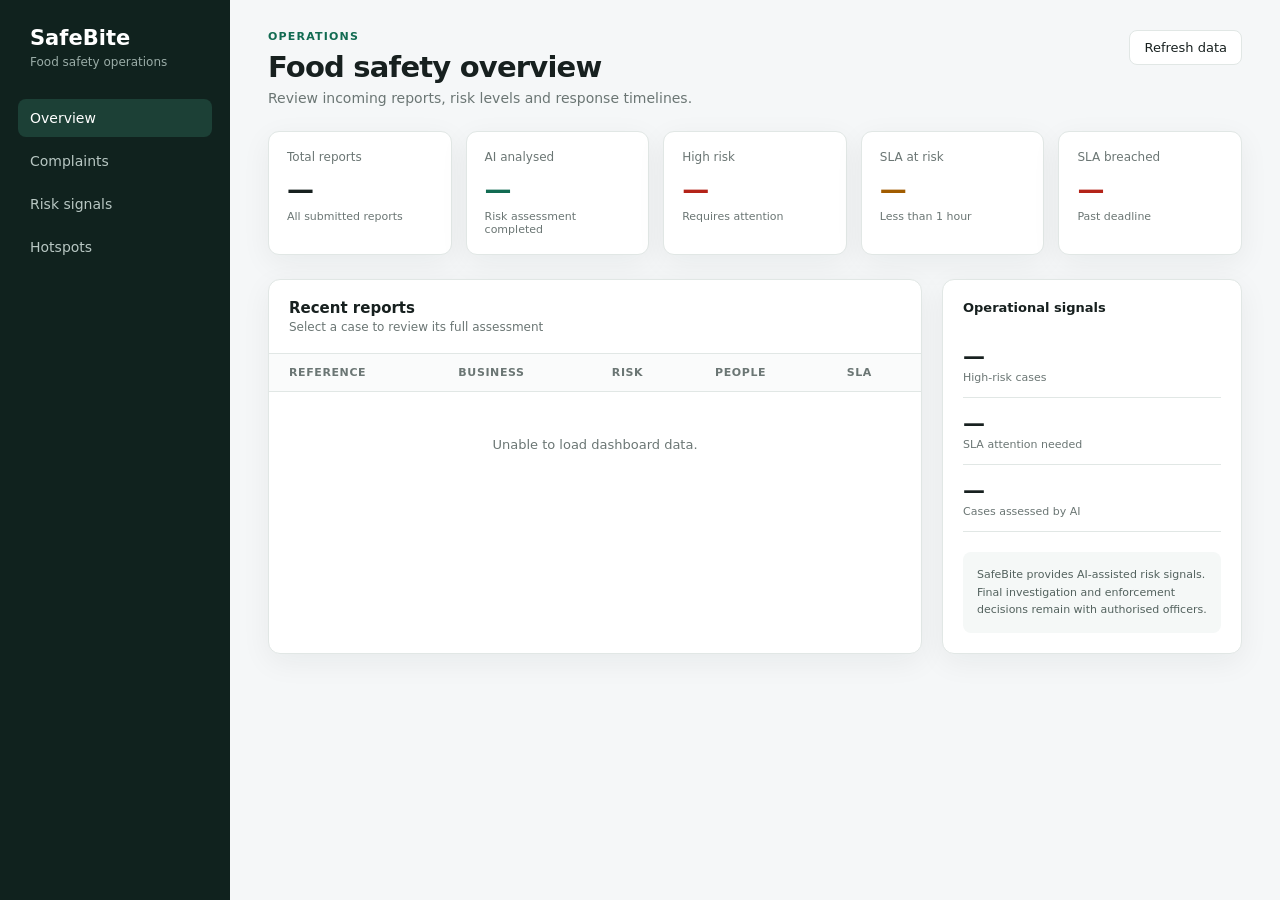
<file: SafeBite System/frontend/index.html>
<!DOCTYPE html>
<html lang="en">
<head>
    <meta charset="UTF-8">
    <meta name="viewport" content="width=device-width, initial-scale=1.0">
    <title>SafeBite | Operations</title>

    <style>
        * {
            box-sizing: border-box;
            margin: 0;
            padding: 0;
        }

        :root {
            --bg: #f5f7f8;
            --surface: #ffffff;
            --text: #17201f;
            --muted: #6b7674;
            --border: #e1e7e5;
            --green: #126b52;
            --green-dark: #0d4939;
            --green-soft: #e7f3ee;
            --red: #b42318;
            --red-soft: #fdeceb;
            --amber: #a15c00;
            --amber-soft: #fff3df;
            --blue: #175cd3;
            --blue-soft: #eaf2ff;
            --shadow: 0 8px 30px rgba(18, 34, 30, .06);
        }

        body {
            font-family: Inter, ui-sans-serif, system-ui, -apple-system,
                         BlinkMacSystemFont, "Segoe UI", sans-serif;
            background: var(--bg);
            color: var(--text);
            min-height: 100vh;
        }

        button {
            font: inherit;
        }

        .app {
            min-height: 100vh;
        }

        /* SIDEBAR */

        .sidebar {
            width: 230px;
            background: #10221e;
            color: white;
            padding: 26px 18px;
            position: fixed;
            inset: 0 auto 0 0;
            z-index: 10;
        }

        .brand {
            padding: 0 12px 30px;
        }

        .brand-name {
            font-size: 21px;
            font-weight: 750;
        }

        .brand-subtitle {
            color: #9aaca7;
            font-size: 12px;
            margin-top: 5px;
        }

        .nav {
            display: flex;
            flex-direction: column;
            gap: 5px;
        }

        .nav-item {
            padding: 11px 12px;
            border-radius: 8px;
            color: #b8c7c3;
            font-size: 14px;
            cursor: pointer;
        }

        .nav-item:hover,
        .nav-item.active {
            background: #1c4036;
            color: white;
        }

        /* MAIN */

        .main {
            margin-left: 230px;
            padding: 30px 38px;
        }

        .topbar {
            display: flex;
            justify-content: space-between;
            align-items: flex-start;
            gap: 20px;
            margin-bottom: 25px;
        }

        .eyebrow {
            color: var(--green);
            text-transform: uppercase;
            font-size: 11px;
            font-weight: 750;
            letter-spacing: 1.2px;
            margin-bottom: 7px;
        }

        h1 {
            font-size: 29px;
            letter-spacing: -.8px;
        }

        .subtitle {
            color: var(--muted);
            font-size: 14px;
            margin-top: 6px;
        }

        .actions {
            display: flex;
            gap: 9px;
        }

        .button {
            border: 1px solid var(--border);
            background: white;
            padding: 9px 14px;
            border-radius: 8px;
            cursor: pointer;
            color: var(--text);
            font-size: 13px;
        }

        .button:hover {
            border-color: #b7c5c1;
        }

        .button-primary {
            background: var(--green);
            color: white;
            border-color: var(--green);
        }

        .button-primary:hover {
            background: var(--green-dark);
        }

        /* DASHBOARD */

        #dashboardView {
            display: block;
        }

        .metrics {
            display: grid;
            grid-template-columns: repeat(5, 1fr);
            gap: 14px;
            margin-bottom: 24px;
        }

        .metric {
            background: var(--surface);
            border: 1px solid var(--border);
            border-radius: 11px;
            padding: 18px;
            box-shadow: var(--shadow);
        }

        .metric-label {
            color: var(--muted);
            font-size: 12px;
            margin-bottom: 10px;
        }

        .metric-value {
            font-size: 27px;
            font-weight: 720;
        }

        .metric-note {
            color: var(--muted);
            font-size: 11px;
            margin-top: 5px;
        }

        .danger {
            color: var(--red);
        }

        .warning {
            color: var(--amber);
        }

        .success {
            color: var(--green);
        }

        .content-grid {
            display: grid;
            grid-template-columns: minmax(0, 1fr) 300px;
            gap: 20px;
        }

        .panel {
            background: white;
            border: 1px solid var(--border);
            border-radius: 12px;
            box-shadow: var(--shadow);
        }

        .panel-header {
            display: flex;
            justify-content: space-between;
            align-items: center;
            padding: 19px 20px;
            border-bottom: 1px solid var(--border);
        }

        .panel-title {
            font-size: 15px;
            font-weight: 700;
        }

        .panel-caption {
            font-size: 12px;
            color: var(--muted);
            margin-top: 3px;
        }

        .table-wrap {
            overflow-x: auto;
        }

        table {
            width: 100%;
            border-collapse: collapse;
        }

        th {
            text-align: left;
            padding: 12px 20px;
            font-size: 11px;
            text-transform: uppercase;
            letter-spacing: .6px;
            color: var(--muted);
            background: #fafbfb;
        }

        td {
            padding: 15px 20px;
            border-top: 1px solid var(--border);
            font-size: 13px;
        }

        tbody tr {
            cursor: pointer;
            transition: background .15s;
        }

        tbody tr:hover {
            background: #f8faf9;
        }

        .case-id {
            color: var(--green);
            font-weight: 700;
        }

        .business {
            font-weight: 650;
        }

        .small {
            display: block;
            color: var(--muted);
            font-size: 11px;
            margin-top: 3px;
        }

        .badge {
            display: inline-flex;
            padding: 5px 8px;
            border-radius: 6px;
            font-size: 10px;
            font-weight: 750;
            letter-spacing: .4px;
        }

        .badge-high,
        .badge-breach {
            color: var(--red);
            background: var(--red-soft);
        }

        .badge-medium,
        .badge-risk {
            color: var(--amber);
            background: var(--amber-soft);
        }

        .badge-normal,
        .badge-track {
            color: var(--green);
            background: var(--green-soft);
        }

        .empty {
            padding: 45px 20px;
            text-align: center;
            color: var(--muted);
        }

        .side-section {
            padding: 20px;
        }

        .side-title {
            font-size: 13px;
            font-weight: 700;
            margin-bottom: 16px;
        }

        .signal {
            padding: 13px 0;
            border-bottom: 1px solid var(--border);
        }

        .signal-number {
            font-size: 22px;
            font-weight: 720;
        }

        .signal-label {
            color: var(--muted);
            font-size: 11px;
            margin-top: 2px;
        }

        .system-note {
            margin-top: 20px;
            padding: 14px;
            background: #f5f8f7;
            border-radius: 8px;
            color: #53625e;
            font-size: 11px;
            line-height: 1.6;
        }

        /* CASE DETAIL */

        #caseView {
            display: none;
        }

        .case-header {
            background: white;
            border: 1px solid var(--border);
            border-radius: 12px;
            padding: 22px;
            box-shadow: var(--shadow);
            margin-bottom: 18px;
        }

        .case-header-top {
            display: flex;
            justify-content: space-between;
            gap: 20px;
        }

        .case-reference {
            color: var(--green);
            font-size: 13px;
            font-weight: 750;
            margin-bottom: 7px;
        }

        .case-title {
            font-size: 24px;
            letter-spacing: -.5px;
        }

        .case-description {
            color: var(--muted);
            font-size: 14px;
            line-height: 1.65;
            margin-top: 10px;
            max-width: 850px;
        }

        .case-badges {
            display: flex;
            gap: 7px;
            flex-wrap: wrap;
        }

        .detail-grid {
            display: grid;
            grid-template-columns: 1fr 1fr;
            gap: 18px;
        }

        .detail-card {
            background: white;
            border: 1px solid var(--border);
            border-radius: 12px;
            box-shadow: var(--shadow);
            padding: 20px;
        }

        .detail-card.full {
            grid-column: 1 / -1;
        }

        .detail-title {
            font-size: 14px;
            font-weight: 750;
            margin-bottom: 17px;
        }

        .info-grid {
            display: grid;
            grid-template-columns: repeat(2, 1fr);
            gap: 16px;
        }

        .info-label {
            color: var(--muted);
            font-size: 11px;
            margin-bottom: 5px;
        }

        .info-value {
            font-size: 14px;
            font-weight: 600;
        }

        .risk-box {
            display: flex;
            gap: 20px;
            align-items: center;
        }

        .risk-score {
            width: 88px;
            height: 88px;
            border-radius: 50%;
            background: var(--green-soft);
            color: var(--green);
            display: flex;
            align-items: center;
            justify-content: center;
            flex-direction: column;
            flex-shrink: 0;
        }

        .risk-score strong {
            font-size: 25px;
        }

        .risk-score span {
            font-size: 9px;
            color: var(--muted);
        }

        .risk-explanation {
            color: var(--muted);
            font-size: 13px;
            line-height: 1.65;
        }

        .tag-list {
            display: flex;
            flex-wrap: wrap;
            gap: 7px;
        }

        .tag {
            background: #f0f3f2;
            color: #42504d;
            border-radius: 6px;
            padding: 7px 9px;
            font-size: 11px;
        }

        .sla-card {
            border-left: 4px solid var(--green);
            background: #f6faf8;
            padding: 15px 17px;
            border-radius: 7px;
        }

        .sla-card.at-risk {
            border-left-color: var(--amber);
            background: #fffaf1;
        }

        .sla-card.breached {
            border-left-color: var(--red);
            background: #fff6f5;
        }

        .sla-main {
            font-size: 20px;
            font-weight: 750;
        }

        .sla-sub {
            color: var(--muted);
            font-size: 12px;
            margin-top: 4px;
        }

        .loading {
            color: var(--muted);
            padding: 40px;
            text-align: center;
        }

        @media (max-width: 1100px) {
            .metrics {
                grid-template-columns: repeat(3, 1fr);
            }

            .content-grid {
                grid-template-columns: 1fr;
            }
        }

        @media (max-width: 760px) {
            .sidebar {
                position: static;
                width: 100%;
            }

            .main {
                margin-left: 0;
                padding: 22px 16px;
            }

            .metrics {
                grid-template-columns: repeat(2, 1fr);
            }

            .detail-grid {
                grid-template-columns: 1fr;
            }

            .detail-card.full {
                grid-column: auto;
            }

            .case-header-top {
                flex-direction: column;
            }
        }
    </style>
</head>

<body>

<div class="app">

    <aside class="sidebar">

        <div class="brand">
            <div class="brand-name">SafeBite</div>
            <div class="brand-subtitle">
                Food safety operations
            </div>
        </div>

        <nav class="nav">

            <div
                class="nav-item active"
                onclick="showDashboard()"
            >
                Overview
            </div>

            <div
                class="nav-item"
                onclick="showDashboard()"
            >
                Complaints
            </div>

            <div class="nav-item">
                Risk signals
            </div>

            <div class="nav-item">
                Hotspots
            </div>

        </nav>

    </aside>


    <main class="main">

        <!-- ================================================= -->
        <!-- DASHBOARD -->
        <!-- ================================================= -->

        <section id="dashboardView">

            <header class="topbar">

                <div>
                    <div class="eyebrow">
                        Operations
                    </div>

                    <h1>
                        Food safety overview
                    </h1>

                    <p class="subtitle">
                        Review incoming reports, risk levels and response timelines.
                    </p>
                </div>

                <div class="actions">

                    <button
                        class="button"
                        onclick="loadDashboard()"
                    >
                        Refresh data
                    </button>

                </div>

            </header>


            <section class="metrics">

                <div class="metric">
                    <div class="metric-label">Total reports</div>
                    <div
                        class="metric-value"
                        id="totalComplaints"
                    >—</div>
                    <div class="metric-note">
                        All submitted reports
                    </div>
                </div>

                <div class="metric">
                    <div class="metric-label">AI analysed</div>
                    <div
                        class="metric-value success"
                        id="aiAnalysed"
                    >—</div>
                    <div class="metric-note">
                        Risk assessment completed
                    </div>
                </div>

                <div class="metric">
                    <div class="metric-label">High risk</div>
                    <div
                        class="metric-value danger"
                        id="highRisk"
                    >—</div>
                    <div class="metric-note">
                        Requires attention
                    </div>
                </div>

                <div class="metric">
                    <div class="metric-label">SLA at risk</div>
                    <div
                        class="metric-value warning"
                        id="slaRisk"
                    >—</div>
                    <div class="metric-note">
                        Less than 1 hour
                    </div>
                </div>

                <div class="metric">
                    <div class="metric-label">SLA breached</div>
                    <div
                        class="metric-value danger"
                        id="slaBreached"
                    >—</div>
                    <div class="metric-note">
                        Past deadline
                    </div>
                </div>

            </section>


            <section class="content-grid">

                <div class="panel">

                    <div class="panel-header">

                        <div>
                            <div class="panel-title">
                                Recent reports
                            </div>

                            <div class="panel-caption">
                                Select a case to review its full assessment
                            </div>
                        </div>

                    </div>


                    <div class="table-wrap">

                        <table>

                            <thead>
                            <tr>
                                <th>Reference</th>
                                <th>Business</th>
                                <th>Risk</th>
                                <th>People</th>
                                <th>SLA</th>
                            </tr>
                            </thead>

                            <tbody id="casesTable">
                            <tr>
                                <td
                                    colspan="5"
                                    class="empty"
                                >
                                    Loading reports...
                                </td>
                            </tr>
                            </tbody>

                        </table>

                    </div>

                </div>


                <aside class="panel">

                    <div class="side-section">

                        <div class="side-title">
                            Operational signals
                        </div>

                        <div class="signal">
                            <div
                                class="signal-number"
                                id="signalHigh"
                            >—</div>

                            <div class="signal-label">
                                High-risk cases
                            </div>
                        </div>

                        <div class="signal">
                            <div
                                class="signal-number"
                                id="signalSla"
                            >—</div>

                            <div class="signal-label">
                                SLA attention needed
                            </div>
                        </div>

                        <div class="signal">
                            <div
                                class="signal-number"
                                id="signalAnalysed"
                            >—</div>

                            <div class="signal-label">
                                Cases assessed by AI
                            </div>
                        </div>

                        <div class="system-note">
                            SafeBite provides AI-assisted risk signals.
                            Final investigation and enforcement decisions
                            remain with authorised officers.
                        </div>

                    </div>

                </aside>

            </section>

        </section>


        <!-- ================================================= -->
        <!-- CASE DETAIL -->
        <!-- ================================================= -->

        <section id="caseView">

            <header class="topbar">

                <div>
                    <div class="eyebrow">
                        Case review
                    </div>

                    <h1>
                        Complaint assessment
                    </h1>

                    <p class="subtitle">
                        Review the report, AI-assisted assessment and response timeline.
                    </p>
                </div>

                <div class="actions">

                    <button
                        class="button"
                        onclick="showDashboard()"
                    >
                        ← Back to reports
                    </button>

                </div>

            </header>


            <div id="caseContent">

                <div class="loading">
                    Loading case...
                </div>

            </div>

        </section>

    </main>

</div>


<script>

const API_BASE = "http://127.0.0.1:8000";


/* =========================================================
   DASHBOARD
========================================================= */

async function loadDashboard() {

    try {

        const response = await fetch(
            `${API_BASE}/dashboard/summary`
        );

        if (!response.ok) {
            throw new Error("Dashboard request failed");
        }

        const data = await response.json();

        const dashboard = data.dashboard;

        document.getElementById(
            "totalComplaints"
        ).textContent =
            dashboard.total_complaints;

        document.getElementById(
            "aiAnalysed"
        ).textContent =
            dashboard.ai_analyzed;

        document.getElementById(
            "highRisk"
        ).textContent =
            dashboard.high_risk_cases;

        document.getElementById(
            "slaRisk"
        ).textContent =
            dashboard.sla_at_risk;

        document.getElementById(
            "slaBreached"
        ).textContent =
            dashboard.sla_breached;

        document.getElementById(
            "signalHigh"
        ).textContent =
            dashboard.high_risk_cases;

        document.getElementById(
            "signalSla"
        ).textContent =
            dashboard.sla_at_risk
            + dashboard.sla_breached;

        document.getElementById(
            "signalAnalysed"
        ).textContent =
            dashboard.ai_analyzed;

        renderCases(
            data.recent_cases
        );

    } catch (error) {

        console.error(error);

        document.getElementById(
            "casesTable"
        ).innerHTML = `
            <tr>
                <td
                    colspan="5"
                    class="empty"
                >
                    Unable to load dashboard data.
                </td>
            </tr>
        `;
    }
}


/* =========================================================
   CASE TABLE
========================================================= */

function renderCases(cases) {

    const table =
        document.getElementById(
            "casesTable"
        );

    if (!cases || !cases.length) {

        table.innerHTML = `
            <tr>
                <td
                    colspan="5"
                    class="empty"
                >
                    No reports have been submitted yet.
                </td>
            </tr>
        `;

        return;
    }


    table.innerHTML =
        cases.map(
            complaint => {

                let priorityClass =
                    "badge-normal";

                if (
                    complaint.priority === "HIGH" ||
                    complaint.priority === "URGENT"
                ) {
                    priorityClass =
                        "badge-high";

                } else if (
                    complaint.priority === "MEDIUM"
                ) {
                    priorityClass =
                        "badge-medium";
                }


                let slaClass =
                    "badge-track";

                if (
                    complaint.sla_status === "BREACHED"
                ) {
                    slaClass =
                        "badge-breach";

                } else if (
                    complaint.sla_status === "AT_RISK"
                ) {
                    slaClass =
                        "badge-risk";
                }


                const people =
                    complaint.people_affected ?? 0;


                const remaining =
                    complaint.remaining_hours !== null
                        ? `${complaint.remaining_hours}h`
                        : "—";


                return `
                    <tr
                        onclick="openCase(
                            '${escapeHtml(
                                complaint.complaint_number
                            )}'
                        )"
                    >

                        <td>

                            <span class="case-id">
                                ${escapeHtml(
                                    complaint.complaint_number
                                )}
                            </span>

                            <span class="small">
                                ${escapeHtml(
                                    complaint.status
                                    || "RECEIVED"
                                )}
                            </span>

                        </td>


                        <td>

                            <span class="business">
                                ${escapeHtml(
                                    complaint.business_name
                                    || "Not provided"
                                )}
                            </span>

                            <span class="small">
                                ${escapeHtml(
                                    complaint.food_product
                                    || "Food item not specified"
                                )}
                            </span>

                        </td>


                        <td>

                            <span
                                class="badge ${priorityClass}"
                            >
                                ${escapeHtml(
                                    complaint.priority
                                    || "NORMAL"
                                )}
                            </span>

                            <span class="small">
                                Risk score:
                                ${complaint.risk_score ?? "—"}
                            </span>

                        </td>


                        <td>

                            ${people}

                            <span class="small">
                                affected
                            </span>

                        </td>


                        <td>

                            <span
                                class="badge ${slaClass}"
                            >
                                ${escapeHtml(
                                    complaint.sla_status
                                    || "NOT SET"
                                )}
                            </span>

                            <span class="small">
                                ${remaining}
                                remaining
                            </span>

                        </td>

                    </tr>
                `;
            }
        ).join("");
}


/* =========================================================
   OPEN CASE
========================================================= */

async function openCase(reference) {

    document.getElementById(
        "dashboardView"
    ).style.display = "none";

    document.getElementById(
        "caseView"
    ).style.display = "block";


    document.getElementById(
        "caseContent"
    ).innerHTML = `
        <div class="loading">
            Loading ${escapeHtml(reference)}...
        </div>
    `;


    try {

        const response = await fetch(
            `${API_BASE}/complaints/${encodeURIComponent(reference)}`
        );


        if (!response.ok) {

            throw new Error(
                "Unable to retrieve complaint"
            );

        }


        const complaint =
            await response.json();


        renderCase(
            complaint
        );


    } catch (error) {

        console.error(error);

        document.getElementById(
            "caseContent"
        ).innerHTML = `
            <div class="panel">
                <div class="empty">
                    Unable to load this complaint.
                </div>
            </div>
        `;
    }
}


/* =========================================================
   CASE DETAIL UI
========================================================= */

function renderCase(complaint) {

    const riskScore =
        complaint.ai_risk_score ?? 0;


    const severity =
        complaint.ai_severity
        || "Not analysed";


    const priority =
        complaint.priority
        || "NORMAL";


    let priorityClass =
        "badge-normal";


    if (
        priority === "HIGH" ||
        priority === "URGENT"
    ) {
        priorityClass =
            "badge-high";

    } else if (
        priority === "MEDIUM"
    ) {
        priorityClass =
            "badge-medium";
    }


    let symptoms = [];

    let seriousSignals = [];


    try {

        symptoms =
            JSON.parse(
                complaint.ai_detected_symptoms
                || "[]"
            );

    } catch (_) {

        symptoms = [];
    }


    try {

        seriousSignals =
            JSON.parse(
                complaint.ai_serious_signals
                || "[]"
            );

    } catch (_) {

        seriousSignals = [];
    }


    const severityExplanation =
        buildRiskExplanation(
            complaint,
            symptoms,
            seriousSignals
        );


    const sla =
        buildSlaInfo(
            complaint
        );


    document.getElementById(
        "caseContent"
    ).innerHTML = `

        <div class="case-header">

            <div class="case-header-top">

                <div>

                    <div class="case-reference">
                        ${escapeHtml(
                            complaint.complaint_number
                        )}
                    </div>

                    <div class="case-title">
                        ${escapeHtml(
                            complaint.business_name
                            || "Unnamed business"
                        )}
                    </div>

                    <div class="case-description">
                        ${escapeHtml(
                            complaint.description
                            || "No description provided."
                        )}
                    </div>

                </div>


                <div class="case-badges">

                    <span
                        class="badge ${priorityClass}"
                    >
                        ${escapeHtml(priority)}
                    </span>

                    <span class="badge badge-normal">
                        ${escapeHtml(
                            complaint.status
                            || "RECEIVED"
                        )}
                    </span>

                </div>

            </div>

        </div>


        <div class="detail-grid">


            <div class="detail-card">

                <div class="detail-title">
                    Report details
                </div>

                <div class="info-grid">

                    <div>
                        <div class="info-label">
                            Food product
                        </div>

                        <div class="info-value">
                            ${escapeHtml(
                                complaint.food_product
                                || "Not provided"
                            )}
                        </div>
                    </div>


                    <div>
                        <div class="info-label">
                            People affected
                        </div>

                        <div class="info-value">
                            ${complaint.people_affected ?? 0}
                        </div>
                    </div>


                    <div>
                        <div class="info-label">
                            Order channel
                        </div>

                        <div class="info-value">
                            ${escapeHtml(
                                complaint.order_channel
                                || "Not provided"
                            )}
                        </div>
                    </div>


                    <div>
                        <div class="info-label">
                            Platform
                        </div>

                        <div class="info-value">
                            ${escapeHtml(
                                complaint.platform
                                || "Not provided"
                            )}
                        </div>
                    </div>


                    <div>
                        <div class="info-label">
                            Order date
                        </div>

                        <div class="info-value">
                            ${escapeHtml(
                                complaint.order_date
                                || "Not provided"
                            )}
                        </div>
                    </div>


                    <div>
                        <div class="info-label">
                            Reported symptoms
                        </div>

                        <div class="info-value">
                            ${escapeHtml(
                                complaint.reported_symptoms
                                || "Not provided"
                            )}
                        </div>
                    </div>

                </div>

            </div>


            <div class="detail-card">

                <div class="detail-title">
                    AI-assisted risk assessment
                </div>

                <div class="risk-box">

                    <div class="risk-score">

                        <strong>
                            ${riskScore}
                        </strong>

                        <span>
                            RISK SCORE
                        </span>

                    </div>


                    <div class="risk-explanation">

                        <strong>
                            ${escapeHtml(severity)}
                        </strong>

                        <br><br>

                        ${severityExplanation}

                    </div>

                </div>

            </div>


            <div class="detail-card">

                <div class="detail-title">
                    Detected symptoms
                </div>

                <div class="tag-list">

                    ${
                        symptoms.length
                        ? symptoms.map(
                            item =>
                                `<span class="tag">
                                    ${escapeHtml(item)}
                                </span>`
                        ).join("")
                        : `<span class="small">
                            No symptoms detected
                           </span>`
                    }

                </div>

            </div>


            <div class="detail-card">

                <div class="detail-title">
                    Serious signals
                </div>

                <div class="tag-list">

                    ${
                        seriousSignals.length
                        ? seriousSignals.map(
                            item =>
                                `<span class="tag">
                                    ${escapeHtml(item)}
                                </span>`
                        ).join("")
                        : `<span class="small">
                            No serious signals detected
                           </span>`
                    }

                </div>

            </div>


            <div class="detail-card full">

                <div class="detail-title">
                    Response timeline
                </div>

                ${sla}

            </div>


            <div class="detail-card full">

                <div class="detail-title">
                    AI assessment note
                </div>

                <div class="system-note">
                    ${escapeHtml(
                        complaint.ai_analysis_type
                        || "AI-assisted risk assessment"
                    )}
                    <br><br>
                    This assessment is intended to support
                    authorised personnel during case review.
                    It should not replace investigation,
                    evidence collection or official
                    enforcement decisions.
                </div>

            </div>

        </div>
    `;
}


/* =========================================================
   SLA
========================================================= */

function buildSlaInfo(complaint) {

    if (!complaint.sla_deadline) {

        return `
            <div class="sla-card">
                <div class="sla-main">
                    SLA not assigned
                </div>

                <div class="sla-sub">
                    This complaint has not been analysed yet.
                </div>
            </div>
        `;
    }


    const deadline =
        new Date(
            complaint.sla_deadline
        );


    const now =
        new Date();


    const remainingMs =
        deadline - now;


    const remainingHours =
        Math.max(
            0,
            remainingMs / 3600000
        );


    let status =
        "ON TRACK";


    let className =
        "";


    if (remainingMs <= 0) {

        status =
            "BREACHED";

        className =
            "breached";

    } else if (
        remainingMs <= 3600000
    ) {

        status =
            "AT RISK";

        className =
            "at-risk";
    }


    return `
        <div class="sla-card ${className}">

            <div class="sla-main">
                ${status}
                · ${remainingHours.toFixed(1)}h remaining
            </div>

            <div class="sla-sub">
                Response deadline:
                ${deadline.toLocaleString()}
            </div>

        </div>
    `;
}


/* =========================================================
   RISK EXPLANATION
========================================================= */

function buildRiskExplanation(
    complaint,
    symptoms,
    seriousSignals
) {

    const reasons = [];


    if (
        complaint.people_affected &&
        complaint.people_affected > 1
    ) {

        reasons.push(
            `${complaint.people_affected} people reported as affected`
        );

    }


    if (symptoms.length) {

        reasons.push(
            `${symptoms.length} symptom signal(s) detected`
        );

    }


    if (seriousSignals.length) {

        reasons.push(
            `${seriousSignals.length} serious signal(s) detected`
        );

    }


    if (!reasons.length) {

        return `
            The system did not identify additional
            high-confidence risk signals from the
            submitted information.
        `;
    }


    return `
        The assessment was influenced by:
        ${reasons.map(
            item =>
                `<br>• ${escapeHtml(item)}`
        ).join("")}
    `;
}


/* =========================================================
   NAVIGATION
========================================================= */

function showDashboard() {

    document.getElementById(
        "caseView"
    ).style.display = "none";

    document.getElementById(
        "dashboardView"
    ).style.display = "block";

    loadDashboard();
}


/* =========================================================
   SECURITY
========================================================= */

function escapeHtml(value) {

    return String(value)
        .replaceAll("&", "&amp;")
        .replaceAll("<", "&lt;")
        .replaceAll(">", "&gt;")
        .replaceAll('"', "&quot;")
        .replaceAll("'", "&#039;");
}


/* =========================================================
   START
========================================================= */

loadDashboard();

</script>

</body>
</html>
</file>
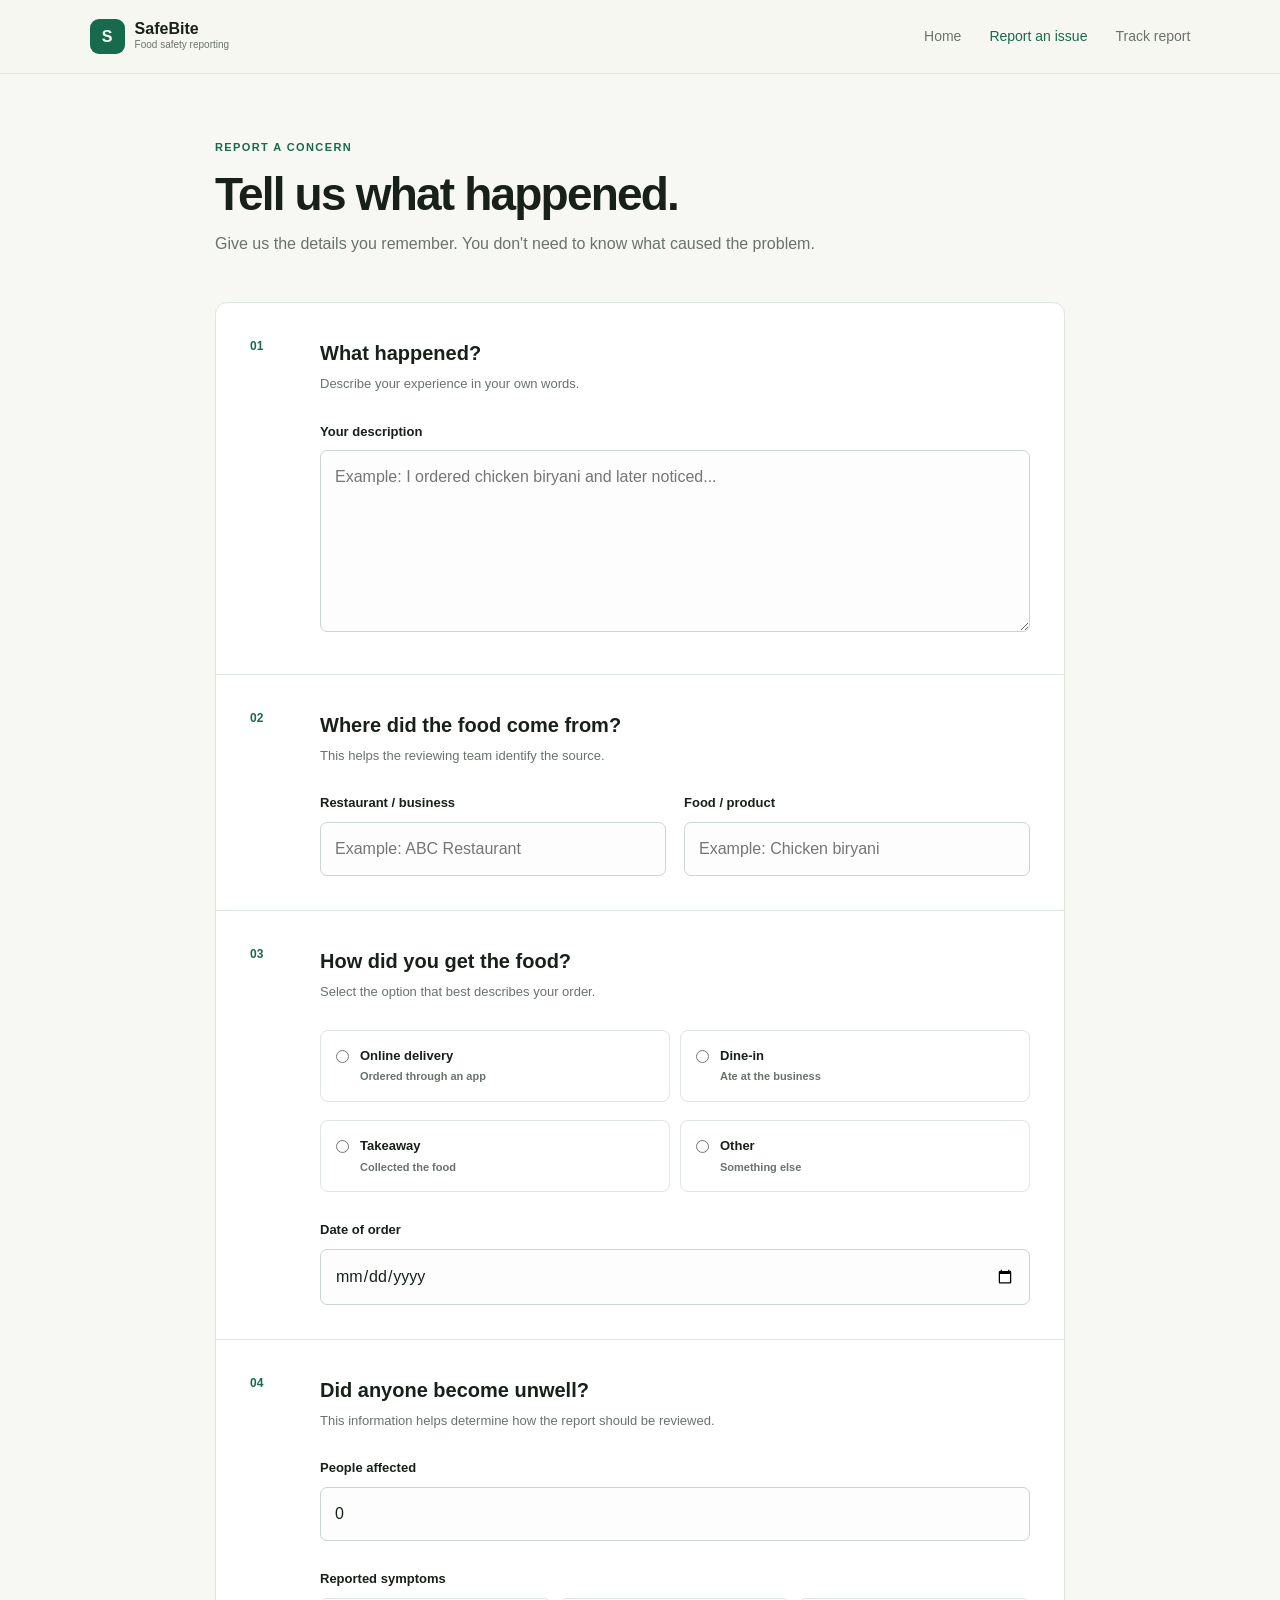
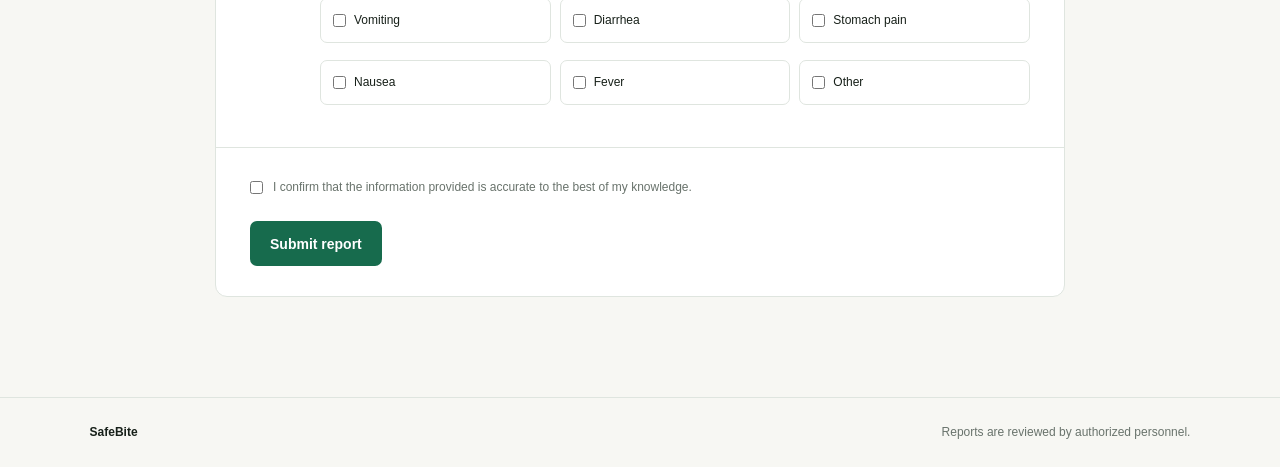
<file: SafeBite System/frontend/report.html>
<!DOCTYPE html>
<html lang="en">
<head>
    <meta charset="UTF-8">
    <meta name="viewport" content="width=device-width, initial-scale=1.0">

    <title>Report a Concern | SafeBite</title>

    <link rel="stylesheet" href="css/base.css">
    <link rel="stylesheet" href="css/public.css">
</head>

<body>

<header class="header">

    <a href="index.html" class="logo">
        <span class="logo-mark">S</span>

        <span>
            <strong>SafeBite</strong>
            <small>Food safety reporting</small>
        </span>
    </a>

    <nav>
        <a href="index.html">Home</a>
        <a href="report.html" class="active">Report an issue</a>
        <a href="track.html">Track report</a>
    </nav>

</header>


<main class="report-container">

    <div class="report-intro">

        <p class="eyebrow">REPORT A CONCERN</p>

        <h1>Tell us what happened.</h1>

        <p>
            Give us the details you remember. You don't need
            to know what caused the problem.
        </p>

    </div>


    <form id="complaintForm" class="report-form">

        <!-- STEP 1 -->

        <section class="form-section">

            <div class="section-number">01</div>

            <div class="section-content">

                <h2>What happened?</h2>

                <p class="section-help">
                    Describe your experience in your own words.
                </p>

                <label for="description">
                    Your description
                </label>

                <textarea
                    id="description"
                    rows="6"
                    required
                    placeholder="Example: I ordered chicken biryani and later noticed..."
                ></textarea>

            </div>

        </section>


        <!-- STEP 2 -->

        <section class="form-section">

            <div class="section-number">02</div>

            <div class="section-content">

                <h2>Where did the food come from?</h2>

                <p class="section-help">
                    This helps the reviewing team identify the source.
                </p>


                <div class="form-grid">

                    <div class="field">

                        <label for="business_name">
                            Restaurant / business
                        </label>

                        <input
                            id="business_name"
                            type="text"
                            required
                            placeholder="Example: ABC Restaurant"
                        >

                    </div>


                    <div class="field">

                        <label for="food_product">
                            Food / product
                        </label>

                        <input
                            id="food_product"
                            type="text"
                            required
                            placeholder="Example: Chicken biryani"
                        >

                    </div>

                </div>

            </div>

        </section>


        <!-- STEP 3 -->

        <section class="form-section">

            <div class="section-number">03</div>

            <div class="section-content">

                <h2>How did you get the food?</h2>

                <p class="section-help">
                    Select the option that best describes your order.
                </p>


                <div class="choice-grid">

                    <label class="choice">

                        <input
                            type="radio"
                            name="order_channel"
                            value="DELIVERY_PLATFORM"
                            required
                        >

                        <span>
                            <strong>Online delivery</strong>
                            <small>Ordered through an app</small>
                        </span>

                    </label>


                    <label class="choice">

                        <input
                            type="radio"
                            name="order_channel"
                            value="DINE_IN"
                        >

                        <span>
                            <strong>Dine-in</strong>
                            <small>Ate at the business</small>
                        </span>

                    </label>


                    <label class="choice">

                        <input
                            type="radio"
                            name="order_channel"
                            value="TAKEAWAY"
                        >

                        <span>
                            <strong>Takeaway</strong>
                            <small>Collected the food</small>
                        </span>

                    </label>


                    <label class="choice">

                        <input
                            type="radio"
                            name="order_channel"
                            value="OTHER"
                        >

                        <span>
                            <strong>Other</strong>
                            <small>Something else</small>
                        </span>

                    </label>

                </div>


                <div
                    id="platformWrapper"
                    class="field hidden"
                >

                    <label for="platform">
                        Delivery platform
                    </label>

                    <select id="platform">

                        <option value="">
                            Select platform
                        </option>

                        <option value="Swiggy">
                            Swiggy
                        </option>

                        <option value="Zomato">
                            Zomato
                        </option>

                        <option value="Other">
                            Other
                        </option>

                    </select>

                </div>


                <div class="field">

                    <label for="order_date">
                        Date of order
                    </label>

                    <input
                        id="order_date"
                        type="date"
                        required
                    >

                </div>

            </div>

        </section>


        <!-- STEP 4 -->

        <section class="form-section">

            <div class="section-number">04</div>

            <div class="section-content">

                <h2>Did anyone become unwell?</h2>

                <p class="section-help">
                    This information helps determine how the
                    report should be reviewed.
                </p>


                <div class="field">

                    <label for="people_affected">
                        People affected
                    </label>

                    <input
                        id="people_affected"
                        type="number"
                        min="0"
                        value="0"
                    >

                </div>


                <label class="symptom-label">
                    Reported symptoms
                </label>


                <div class="symptom-grid">

                    <label>
                        <input
                            type="checkbox"
                            value="vomiting"
                        >
                        Vomiting
                    </label>

                    <label>
                        <input
                            type="checkbox"
                            value="diarrhea"
                        >
                        Diarrhea
                    </label>

                    <label>
                        <input
                            type="checkbox"
                            value="stomach pain"
                        >
                        Stomach pain
                    </label>

                    <label>
                        <input
                            type="checkbox"
                            value="nausea"
                        >
                        Nausea
                    </label>

                    <label>
                        <input
                            type="checkbox"
                            value="fever"
                        >
                        Fever
                    </label>

                    <label>
                        <input
                            type="checkbox"
                            value="other"
                        >
                        Other
                    </label>

                </div>

            </div>

        </section>


        <!-- CONFIRMATION -->

        <section class="submit-section">

            <label class="confirmation">

                <input
                    type="checkbox"
                    id="confirmation"
                    required
                >

                <span>
                    I confirm that the information provided is
                    accurate to the best of my knowledge.
                </span>

            </label>


            <div
                id="formError"
                class="form-error hidden"
            ></div>


            <button
                type="submit"
                id="submitButton"
                class="btn btn-primary submit-button"
            >
                Submit report
            </button>

        </section>

    </form>


    <!-- SUCCESS -->

    <section
        id="successPanel"
        class="success-panel hidden"
    >

        <div class="success-check">
            ✓
        </div>

        <p class="eyebrow">
            REPORT RECEIVED
        </p>

        <h1>
            Your report has been submitted.
        </h1>

        <p>
            We've recorded your information for review.
        </p>


        <div class="reference-card">

            <span>YOUR REPORT NUMBER</span>

            <strong id="referenceNumber">
                —
            </strong>

        </div>


        <p class="success-note">
            Save this number if you want to check the status
            of your report later.
        </p>


        <a
            href="track.html"
            class="btn btn-secondary"
        >
            Track my report
        </a>

    </section>

</main>


<footer class="footer">

    <strong>SafeBite</strong>

    <span>
        Reports are reviewed by authorized personnel.
    </span>

</footer>


<script src="js/api.js"></script>
<script src="js/report.js"></script>

</body>
</html>
</file>
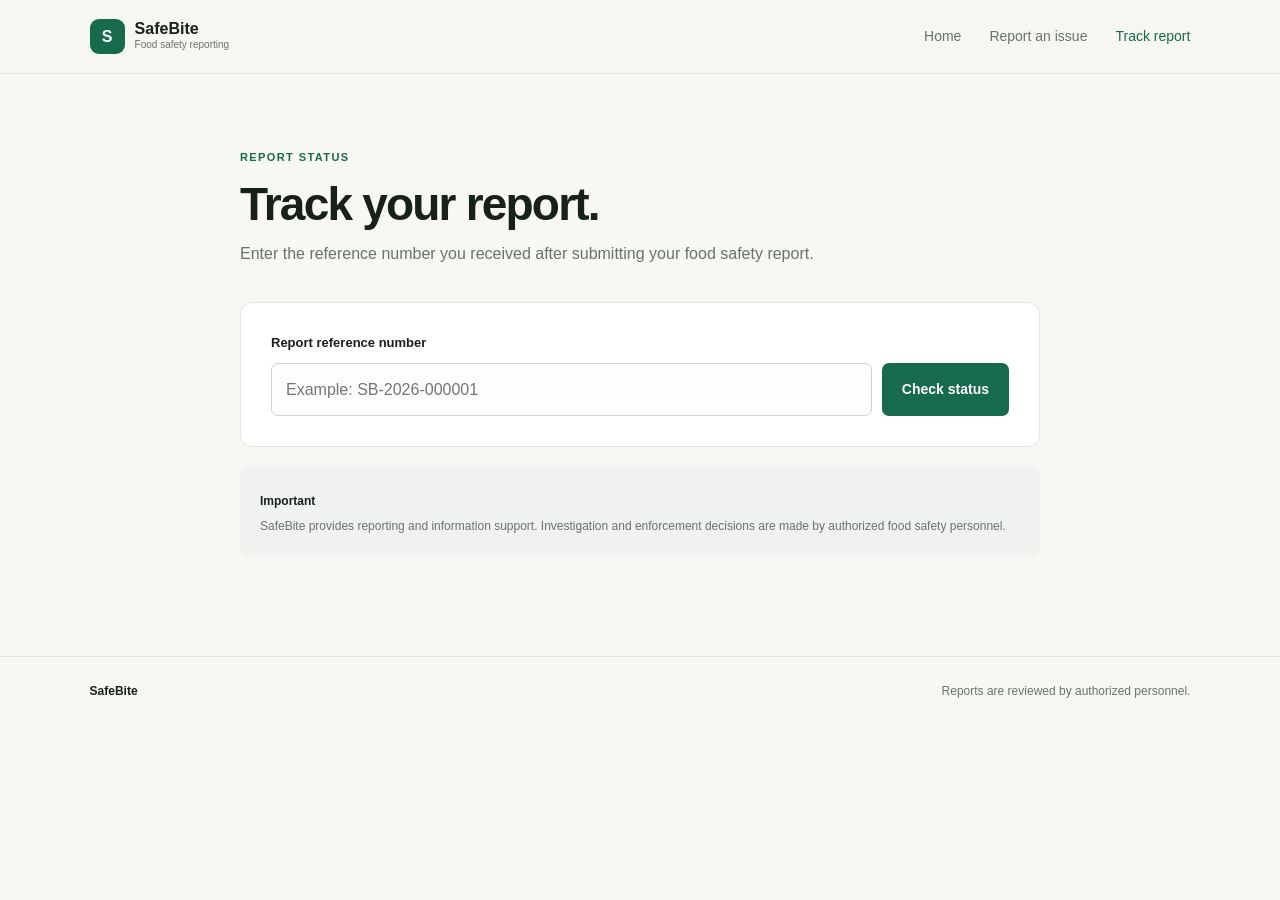
<file: SafeBite System/frontend/track.html>
<!DOCTYPE html>
<html lang="en">
<head>
    <meta charset="UTF-8">
    <meta name="viewport" content="width=device-width, initial-scale=1.0">

    <title>Track Report | SafeBite</title>

    <link rel="stylesheet" href="css/base.css">
    <link rel="stylesheet" href="css/public.css">
</head>

<body>

<header class="header">

    <a href="index.html" class="logo">
        <span class="logo-mark">S</span>

        <span>
            <strong>SafeBite</strong>
            <small>Food safety reporting</small>
        </span>
    </a>

    <nav>
        <a href="index.html">Home</a>
        <a href="report.html">Report an issue</a>
        <a href="track.html" class="active">Track report</a>
    </nav>

</header>


<main class="track-container">

    <section class="track-header">

        <p class="eyebrow">REPORT STATUS</p>

        <h1>Track your report.</h1>

        <p>
            Enter the reference number you received after
            submitting your food safety report.
        </p>

    </section>


    <section class="track-card">

        <form id="trackForm">

            <label for="complaintId">
                Report reference number
            </label>

            <div class="track-input">

                <input
                    id="complaintId"
                    type="text"
                    placeholder="Example: SB-2026-000001"
                    required
                >

                <button
                    type="submit"
                    class="btn btn-primary"
                >
                    Check status
                </button>

            </div>

            <div
                id="trackError"
                class="form-error hidden"
            ></div>

        </form>


        <div
            id="statusResult"
            class="status-result hidden"
        >

            <div class="status-top">

                <div>
                    <span class="result-label">
                        REPORT
                    </span>

                    <strong id="resultNumber">
                        —
                    </strong>
                </div>

                <span
                    id="statusBadge"
                    class="status-badge"
                >
                    —
                </span>

            </div>


            <div class="status-divider"></div>


            <div class="status-grid">

                <div>
                    <span>Business</span>
                    <strong id="resultBusiness">—</strong>
                </div>

                <div>
                    <span>Food</span>
                    <strong id="resultFood">—</strong>
                </div>

                <div>
                    <span>Order type</span>
                    <strong id="resultChannel">—</strong>
                </div>

                <div>
                    <span>People affected</span>
                    <strong id="resultPeople">—</strong>
                </div>

            </div>


            <div class="status-message">

                <strong>What happens next?</strong>

                <p id="resultMessage">
                    Your report is available for review.
                </p>

            </div>

        </div>

    </section>


    <section class="track-note">

        <strong>Important</strong>

        <p>
            SafeBite provides reporting and information support.
            Investigation and enforcement decisions are made by
            authorized food safety personnel.
        </p>

    </section>

</main>


<footer class="footer">

    <strong>SafeBite</strong>

    <span>
        Reports are reviewed by authorized personnel.
    </span>

</footer>


<script src="js/api.js"></script>
<script src="js/track.js"></script>

</body>
</html>
</file>
<file: SafeBite System/frontend/css/base.css>
* {
    box-sizing: border-box;
    margin: 0;
    padding: 0;
}

:root {
    --green: #176b4d;
    --green-dark: #0e4d37;
    --green-light: #eaf3ee;

    --ink: #172019;
    --muted: #69736c;

    --background: #f7f7f3;
    --white: #ffffff;

    --border: #dfe5df;
}

body {
    font-family:
        Inter,
        -apple-system,
        BlinkMacSystemFont,
        "Segoe UI",
        sans-serif;

    background: var(--background);
    color: var(--ink);

    line-height: 1.6;
}

a {
    color: inherit;
    text-decoration: none;
}

button,
input,
textarea,
select {
    font: inherit;
}

.header {
    min-height: 74px;

    padding: 0 7vw;

    display: flex;
    align-items: center;
    justify-content: space-between;

    border-bottom: 1px solid var(--border);

    background: rgba(247, 247, 243, 0.95);
}

.logo {
    display: flex;
    align-items: center;
    gap: 10px;
}

.logo-mark {
    width: 35px;
    height: 35px;

    display: grid;
    place-items: center;

    background: var(--green);
    color: white;

    border-radius: 9px;

    font-weight: 700;
}

.logo strong {
    display: block;
    font-size: 16px;
    line-height: 1.1;
}

.logo small {
    display: block;
    color: var(--muted);
    font-size: 10px;
}

nav {
    display: flex;
    gap: 28px;
}

nav a {
    color: var(--muted);
    font-size: 14px;
}

nav a:hover,
nav a.active {
    color: var(--green);
}

.eyebrow {
    color: var(--green);

    font-size: 11px;
    font-weight: 700;

    letter-spacing: 1.4px;
}

.btn {
    min-height: 45px;

    padding: 0 20px;

    display: inline-flex;
    align-items: center;
    justify-content: center;

    border-radius: 7px;

    font-size: 14px;
    font-weight: 600;
}

.btn-primary {
    background: var(--green);
    color: white;
}

.btn-primary:hover {
    background: var(--green-dark);
}

.btn-secondary {
    background: white;
    border: 1px solid var(--border);
}

.footer {
    padding: 25px 7vw;

    border-top: 1px solid var(--border);

    display: flex;
    justify-content: space-between;

    color: var(--muted);

    font-size: 12px;
}

.footer strong {
    color: var(--ink);
}

@media (max-width: 700px) {

    .header {
        padding: 18px 6vw;

        flex-direction: column;
        align-items: flex-start;

        gap: 16px;
    }

    nav {
        gap: 16px;
    }

    .footer {
        padding: 25px 6vw;

        flex-direction: column;
        gap: 8px;
    }
}
</file>
<file: SafeBite System/frontend/css/public.css>
.hero {
    max-width: 1180px;

    margin: auto;

    min-height: 600px;

    padding: 80px 30px;

    display: grid;

    grid-template-columns: 1.1fr 0.9fr;

    gap: 80px;

    align-items: center;
}

.hero h1 {
    margin-top: 15px;

    max-width: 650px;

    font-size: clamp(45px, 6vw, 72px);

    line-height: 1.02;

    letter-spacing: -3px;
}

.hero-text {
    max-width: 560px;

    margin-top: 25px;

    color: var(--muted);

    font-size: 17px;

    line-height: 1.75;
}

.hero-actions {
    display: flex;

    gap: 12px;

    margin-top: 30px;
}

.hero-card {
    padding: 28px;

    background: white;

    border: 1px solid var(--border);

    border-radius: 14px;

    box-shadow:
        0 20px 50px rgba(20, 50, 35, 0.07);
}

.card-top {
    padding-bottom: 18px;

    border-bottom: 1px solid var(--border);

    font-size: 13px;
    font-weight: 600;
}

.live-dot {
    display: inline-block;

    width: 8px;
    height: 8px;

    margin-right: 8px;

    background: #2c9a6d;

    border-radius: 50%;
}

.card-content > div {
    padding: 18px 0;

    display: flex;
    justify-content: space-between;

    border-bottom: 1px solid #edf0ed;
}

.card-content span {
    color: var(--muted);

    font-size: 13px;
}

.card-content strong {
    font-size: 13px;
}

.card-note {
    margin-top: 20px;

    padding: 14px;

    background: var(--green-light);

    color: #456253;

    border-radius: 7px;

    font-size: 12px;
}

.how {
    padding: 90px 10vw;

    background: white;

    border-top: 1px solid var(--border);
}

.how h2 {
    max-width: 600px;

    margin-top: 12px;

    font-size: 38px;

    letter-spacing: -1.5px;
}

.steps {
    max-width: 1100px;

    margin: 50px auto 0;

    display: grid;

    grid-template-columns: repeat(3, 1fr);

    gap: 45px;
}

.steps article {
    padding-top: 20px;

    border-top: 1px solid var(--border);
}

.steps article > span {
    color: var(--green);

    font-size: 12px;

    font-weight: 700;
}

.steps h3 {
    margin-top: 18px;

    font-size: 18px;
}

.steps p {
    margin-top: 8px;

    color: var(--muted);

    font-size: 14px;
}

.responsibility {
    padding: 75px 10vw;

    display: grid;

    grid-template-columns: 1fr 1fr;

    gap: 70px;

    background: var(--green-light);
}

.responsibility h2 {
    max-width: 500px;

    margin-top: 10px;

    font-size: 32px;

    line-height: 1.2;
}

.responsibility > p {
    max-width: 550px;

    color: #526158;

    font-size: 15px;

    line-height: 1.8;
}

@media (max-width: 800px) {

    .hero {
        grid-template-columns: 1fr;

        gap: 45px;

        padding: 60px 25px;
    }

    .hero h1 {
        font-size: 48px;
        letter-spacing: -2px;
    }

    .steps {
        grid-template-columns: 1fr;
    }

    .responsibility {
        grid-template-columns: 1fr;
        gap: 25px;
    }
}

@media (max-width: 500px) {

    .hero-actions {
        flex-direction: column;
    }

    .btn {
        width: 100%;
    }
}
/* =========================
   REPORT PAGE
========================= */

.report-container {
    max-width: 900px;
    margin: 0 auto;
    padding: 65px 25px 100px;
}

.report-intro {
    max-width: 650px;
    margin-bottom: 45px;
}

.report-intro h1 {
    margin-top: 12px;
    font-size: 46px;
    line-height: 1.1;
    letter-spacing: -1.8px;
}

.report-intro > p:last-child {
    margin-top: 12px;
    color: var(--muted);
    font-size: 16px;
}

.report-form {
    overflow: hidden;
    background: white;
    border: 1px solid var(--border);
    border-radius: 12px;
}

.form-section {
    display: grid;
    grid-template-columns: 55px 1fr;
    gap: 15px;

    padding: 34px;

    border-bottom: 1px solid var(--border);
}

.section-number {
    color: var(--green);
    font-size: 12px;
    font-weight: 700;
}

.section-content h2 {
    font-size: 20px;
}

.section-help {
    margin-top: 5px;
    margin-bottom: 27px;

    color: var(--muted);
    font-size: 13px;
}

.section-content label,
.symptom-label {
    display: block;

    margin-bottom: 8px;

    font-size: 13px;
    font-weight: 600;
}

textarea,
input[type="text"],
input[type="number"],
input[type="date"],
select {
    width: 100%;

    padding: 13px 14px;

    border: 1px solid #ccd5ce;
    border-radius: 7px;

    background: #fcfdfc;

    color: var(--ink);

    outline: none;
}

textarea {
    min-height: 145px;
    resize: vertical;
}

textarea:focus,
input:focus,
select:focus {
    border-color: var(--green);
    box-shadow: 0 0 0 3px rgba(23, 107, 77, 0.08);
}

.form-grid {
    display: grid;
    grid-template-columns: 1fr 1fr;
    gap: 18px;
}

.field {
    margin-top: 20px;
}

.form-grid .field {
    margin-top: 0;
}

.choice-grid {
    display: grid;
    grid-template-columns: 1fr 1fr;
    gap: 10px;
}

.choice {
    display: flex !important;
    align-items: flex-start;
    gap: 11px;

    padding: 15px;

    border: 1px solid var(--border);
    border-radius: 8px;

    cursor: pointer;
}

.choice:hover {
    border-color: #b8c8bd;
}

.choice input {
    margin-top: 4px;
    accent-color: var(--green);
}

.choice strong {
    display: block;
    font-size: 13px;
}

.choice small {
    display: block;
    margin-top: 2px;

    color: var(--muted);
    font-size: 11px;
}

.hidden {
    display: none !important;
}

.symptom-label {
    margin-top: 28px;
}

.symptom-grid {
    display: grid;
    grid-template-columns: repeat(3, 1fr);
    gap: 9px;
}

.symptom-grid label {
    display: flex !important;
    align-items: center;
    gap: 8px;

    padding: 12px;

    border: 1px solid var(--border);
    border-radius: 7px;

    cursor: pointer;

    font-size: 12px !important;
    font-weight: 500 !important;
}

.symptom-grid input {
    accent-color: var(--green);
}

.submit-section {
    padding: 30px 34px;
}

.confirmation {
    display: flex;
    align-items: flex-start;
    gap: 10px;

    color: var(--muted);
    font-size: 12px;
}

.confirmation input {
    margin-top: 3px;
    accent-color: var(--green);
}

.submit-button {
    margin-top: 24px;

    border: 0;

    cursor: pointer;
}

.submit-button:disabled {
    opacity: 0.6;
    cursor: wait;
}

.form-error {
    margin-top: 18px;
    padding: 12px 14px;

    background: #fff1f0;

    border: 1px solid #efc9c5;
    border-radius: 7px;

    color: #8a3028;

    font-size: 13px;
}


/* SUCCESS */

.success-panel {
    padding: 75px 30px;

    text-align: center;

    background: white;

    border: 1px solid var(--border);
    border-radius: 12px;
}

.success-check {
    width: 50px;
    height: 50px;

    margin: 0 auto 22px;

    display: grid;
    place-items: center;

    background: var(--green-light);
    color: var(--green);

    border-radius: 50%;

    font-size: 22px;
    font-weight: 700;
}

.success-panel h1 {
    margin-top: 12px;

    font-size: 34px;
    letter-spacing: -1px;
}

.success-panel > p:not(.eyebrow) {
    margin-top: 9px;

    color: var(--muted);
}

.reference-card {
    max-width: 350px;

    margin: 30px auto 12px;

    padding: 22px;

    background: var(--green-light);

    border-radius: 8px;
}

.reference-card span {
    display: block;

    color: #607669;

    font-size: 10px;
    font-weight: 700;
    letter-spacing: 1px;
}

.reference-card strong {
    display: block;

    margin-top: 5px;

    color: var(--green-dark);

    font-size: 24px;
    letter-spacing: 1px;
}

.success-note {
    margin-bottom: 25px !important;

    font-size: 12px;
}


@media (max-width: 650px) {

    .report-container {
        padding: 45px 16px 70px;
    }

    .report-intro h1 {
        font-size: 37px;
    }

    .form-section {
        grid-template-columns: 1fr;
        padding: 27px 20px;
    }

    .form-grid,
    .choice-grid,
    .symptom-grid {
        grid-template-columns: 1fr;
    }

    .submit-section {
        padding: 25px 20px;
    }
}
/* =========================
   TRACK REPORT
========================= */

.track-container {
    max-width: 850px;
    margin: 0 auto;
    padding: 75px 25px 100px;
}

.track-header {
    max-width: 620px;
    margin-bottom: 35px;
}

.track-header h1 {
    margin-top: 12px;
    font-size: 46px;
    line-height: 1.1;
    letter-spacing: -1.8px;
}

.track-header p:last-child {
    margin-top: 12px;
    color: var(--muted);
    font-size: 16px;
}

.track-card {
    padding: 30px;

    background: white;

    border: 1px solid var(--border);
    border-radius: 12px;
}

.track-card label {
    display: block;

    margin-bottom: 9px;

    font-size: 13px;
    font-weight: 600;
}

.track-input {
    display: grid;

    grid-template-columns: 1fr auto;

    gap: 10px;
}

.track-input input {
    width: 100%;

    padding: 13px 14px;

    border: 1px solid #ccd5ce;
    border-radius: 7px;

    outline: none;

    background: #fcfdfc;
}

.track-input input:focus {
    border-color: var(--green);

    box-shadow:
        0 0 0 3px rgba(23, 107, 77, 0.08);
}

.track-input button {
    border: 0;
    cursor: pointer;
}

.status-result {
    margin-top: 35px;

    padding-top: 30px;

    border-top: 1px solid var(--border);
}

.status-top {
    display: flex;

    align-items: center;
    justify-content: space-between;

    gap: 20px;
}

.result-label {
    display: block;

    color: var(--muted);

    font-size: 10px;
    font-weight: 700;

    letter-spacing: 1px;
}

.status-top strong {
    display: block;

    margin-top: 3px;

    font-size: 20px;

    letter-spacing: 0.5px;
}

.status-badge {
    padding: 7px 12px;

    background: var(--green-light);

    color: var(--green);

    border-radius: 20px;

    font-size: 11px;
    font-weight: 700;
}

.status-divider {
    margin: 25px 0;

    border-top: 1px solid var(--border);
}

.status-grid {
    display: grid;

    grid-template-columns: 1fr 1fr;

    gap: 22px;
}

.status-grid span {
    display: block;

    color: var(--muted);

    font-size: 11px;
}

.status-grid strong {
    display: block;

    margin-top: 3px;

    font-size: 14px;
}

.status-message {
    margin-top: 30px;

    padding: 18px;

    background: var(--green-light);

    border-radius: 8px;
}

.status-message strong {
    font-size: 13px;
}

.status-message p {
    margin-top: 5px;

    color: #526158;

    font-size: 13px;
}

.track-note {
    margin-top: 20px;

    padding: 20px;

    background: #f0f2ef;

    border-radius: 8px;
}

.track-note strong {
    font-size: 12px;
}

.track-note p {
    margin-top: 4px;

    color: var(--muted);

    font-size: 12px;
}


@media (max-width: 600px) {

    .track-container {
        padding: 50px 16px 70px;
    }

    .track-header h1 {
        font-size: 38px;
    }

    .track-input {
        grid-template-columns: 1fr;
    }

    .track-input button {
        width: 100%;
    }

    .status-top {
        align-items: flex-start;

        flex-direction: column;
    }

    .status-grid {
        grid-template-columns: 1fr;
    }
}
</file>
